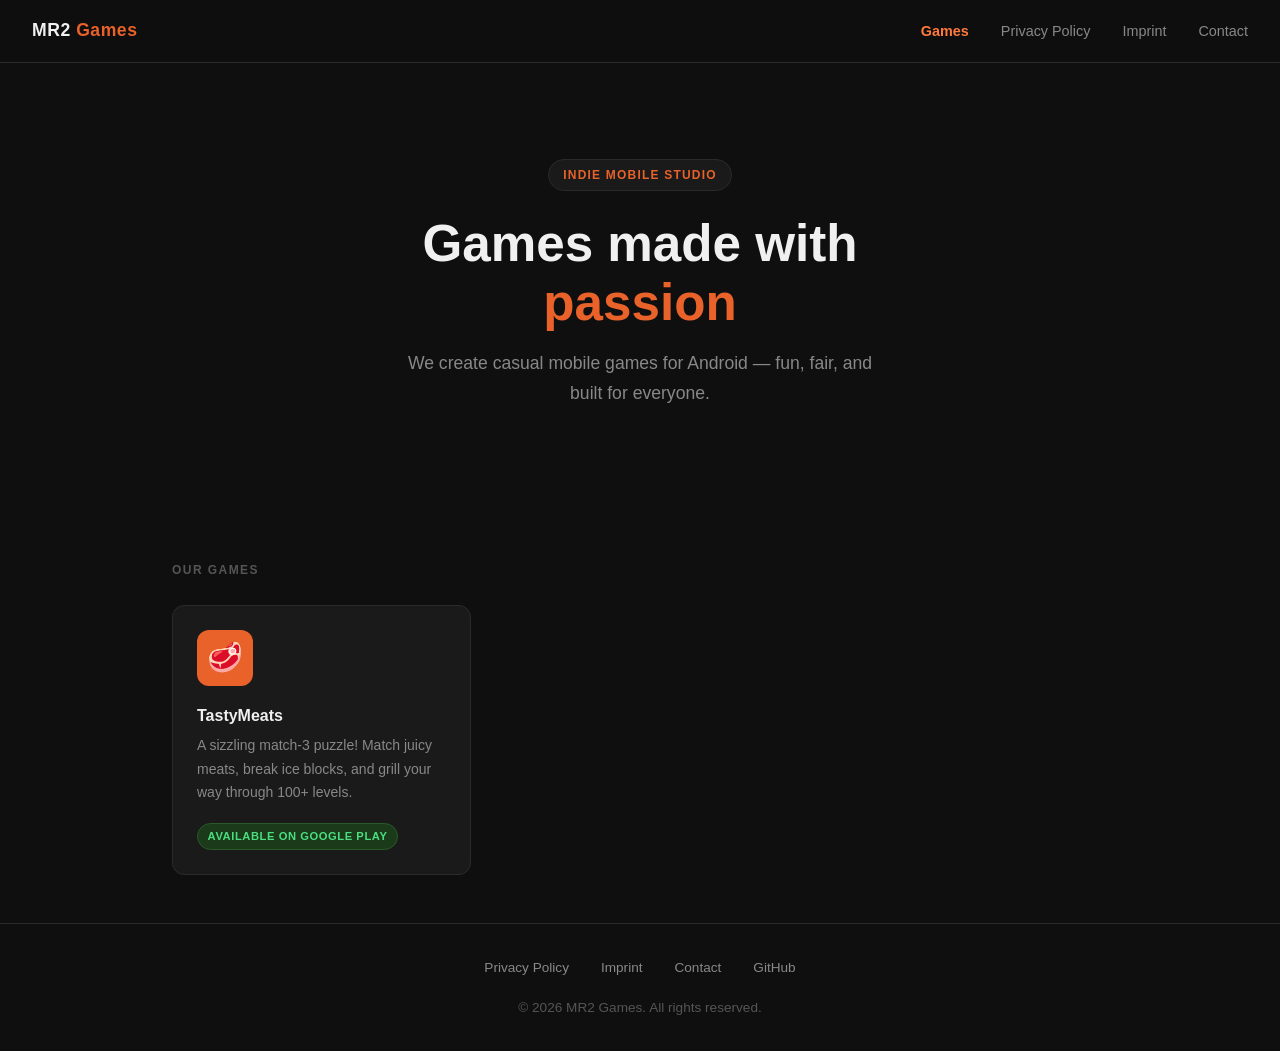
<file: index.html>
<!DOCTYPE html>
<html lang="en">
<head>
  <meta charset="UTF-8">
  <meta name="viewport" content="width=device-width, initial-scale=1.0">
  <title>MR2 Games – Mobile Games Studio</title>
  <meta name="description" content="MR2 Games – Indie mobile games for Android. Casual, fun, and engaging games for everyone.">
  <link rel="stylesheet" href="style.css">
</head>
<body>

  <nav>
    <div class="nav-brand">MR2 <span>Games</span></div>
    <ul>
      <li><a href="#games" class="nav-active" aria-current="page">Games</a></li>
      <li><a href="privacy-policy.html">Privacy Policy</a></li>
      <li><a href="imprint.html">Imprint</a></li>
      <li><a href="mailto:mr2games.mobile@gmail.com">Contact</a></li>
    </ul>
  </nav>

  <section class="hero">
    <div class="hero-badge">Indie Mobile Studio</div>
    <h1>Games made with <span>passion</span></h1>
    <p>We create casual mobile games for Android — fun, fair, and built for everyone.</p>
  </section>

  <section class="section" id="games">
    <div class="section-title">Our Games</div>
    <div class="games-grid">

      <div class="game-card">
        <div class="game-card-icon">🥩</div>
        <h3>TastyMeats</h3>
        <p>A sizzling match-3 puzzle! Match juicy meats, break ice blocks, and grill your way through 100+ levels.</p>
        <span class="badge badge-live">Available on Google Play</span>
      </div>

      <!-- Add future games here -->

    </div>
  </section>

  <footer>
    <div class="footer-links">
      <a href="privacy-policy.html">Privacy Policy</a>
      <a href="imprint.html">Imprint</a>
      <a href="mailto:mr2games.mobile@gmail.com">Contact</a>
      <a href="https://github.com/MR2-Games" target="_blank">GitHub</a>
    </div>
    <p>&copy; 2026 MR2 Games. All rights reserved.</p>
  </footer>

</body>
</html>
</file>
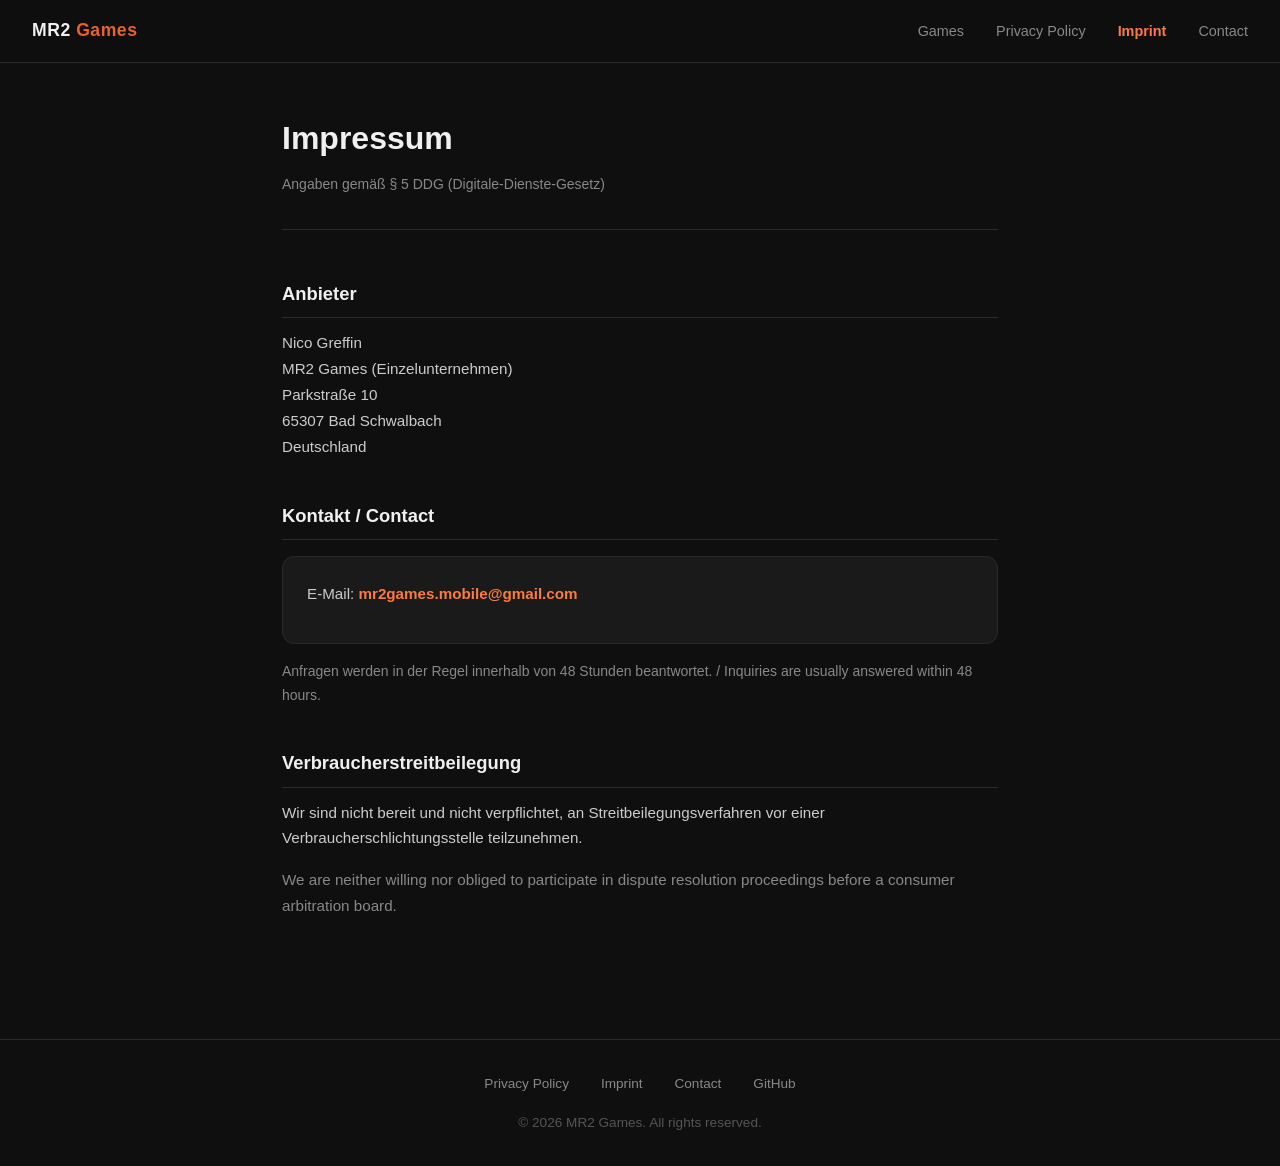
<file: imprint.html>
<!DOCTYPE html>
<html lang="de">
<head>
  <meta charset="UTF-8">
  <meta name="viewport" content="width=device-width, initial-scale=1.0">
  <title>Impressum – MR2 Games</title>
  <meta name="description" content="Impressum / Legal Notice for MR2 Games.">
  <!-- Impressum bleibt ueber die Navigation erreichbar (§ 5 DDG erfuellt),
       soll aber nicht in Suchmaschinen-Treffern auftauchen. -->
  <meta name="robots" content="noindex, follow">
  <link rel="stylesheet" href="style.css">
</head>
<body>

  <nav>
    <div class="nav-brand">MR2 <span>Games</span></div>
    <ul>
      <li><a href="index.html#games">Games</a></li>
      <li><a href="privacy-policy.html">Privacy Policy</a></li>
      <li><a href="imprint.html" class="nav-active" aria-current="page">Imprint</a></li>
      <li><a href="mailto:mr2games.mobile@gmail.com">Contact</a></li>
    </ul>
  </nav>

  <div class="policy-container">

    <div class="policy-header">
      <h1>Impressum</h1>
      <p class="policy-meta">
        Angaben gemäß § 5 DDG (Digitale-Dienste-Gesetz)
      </p>
    </div>

    <div class="policy-section">
      <h2>Anbieter</h2>
      <p>
        Nico Greffin<br>
        MR2 Games (Einzelunternehmen)<br>
        Parkstraße 10<br>
        65307 Bad Schwalbach<br>
        Deutschland
      </p>
    </div>

    <div class="policy-section">
      <h2>Kontakt / Contact</h2>
      <div class="contact-box">
        <p>E-Mail: <a href="mailto:mr2games.mobile@gmail.com">mr2games.mobile@gmail.com</a></p>
      </div>
      <p style="margin-top:1rem; color: var(--text-muted); font-size:.875rem;">
        Anfragen werden in der Regel innerhalb von 48 Stunden beantwortet. /
        Inquiries are usually answered within 48 hours.
      </p>
    </div>

    <div class="policy-section">
      <h2>Verbraucherstreitbeilegung</h2>
      <p>
        Wir sind nicht bereit und nicht verpflichtet, an Streitbeilegungsverfahren
        vor einer Verbraucherschlichtungsstelle teilzunehmen.
      </p>
      <p style="margin-top:1rem; color: var(--text-muted); font-size:.95rem;">
        We are neither willing nor obliged to participate in dispute resolution
        proceedings before a consumer arbitration board.
      </p>
    </div>

  </div><!-- /policy-container -->

  <footer>
    <div class="footer-links">
      <a href="privacy-policy.html">Privacy Policy</a>
      <a href="imprint.html">Imprint</a>
      <a href="mailto:mr2games.mobile@gmail.com">Contact</a>
      <a href="https://github.com/MR2-Games" target="_blank" rel="noopener">GitHub</a>
    </div>
    <p>&copy; 2026 MR2 Games. All rights reserved.</p>
  </footer>

</body>
</html>
</file>
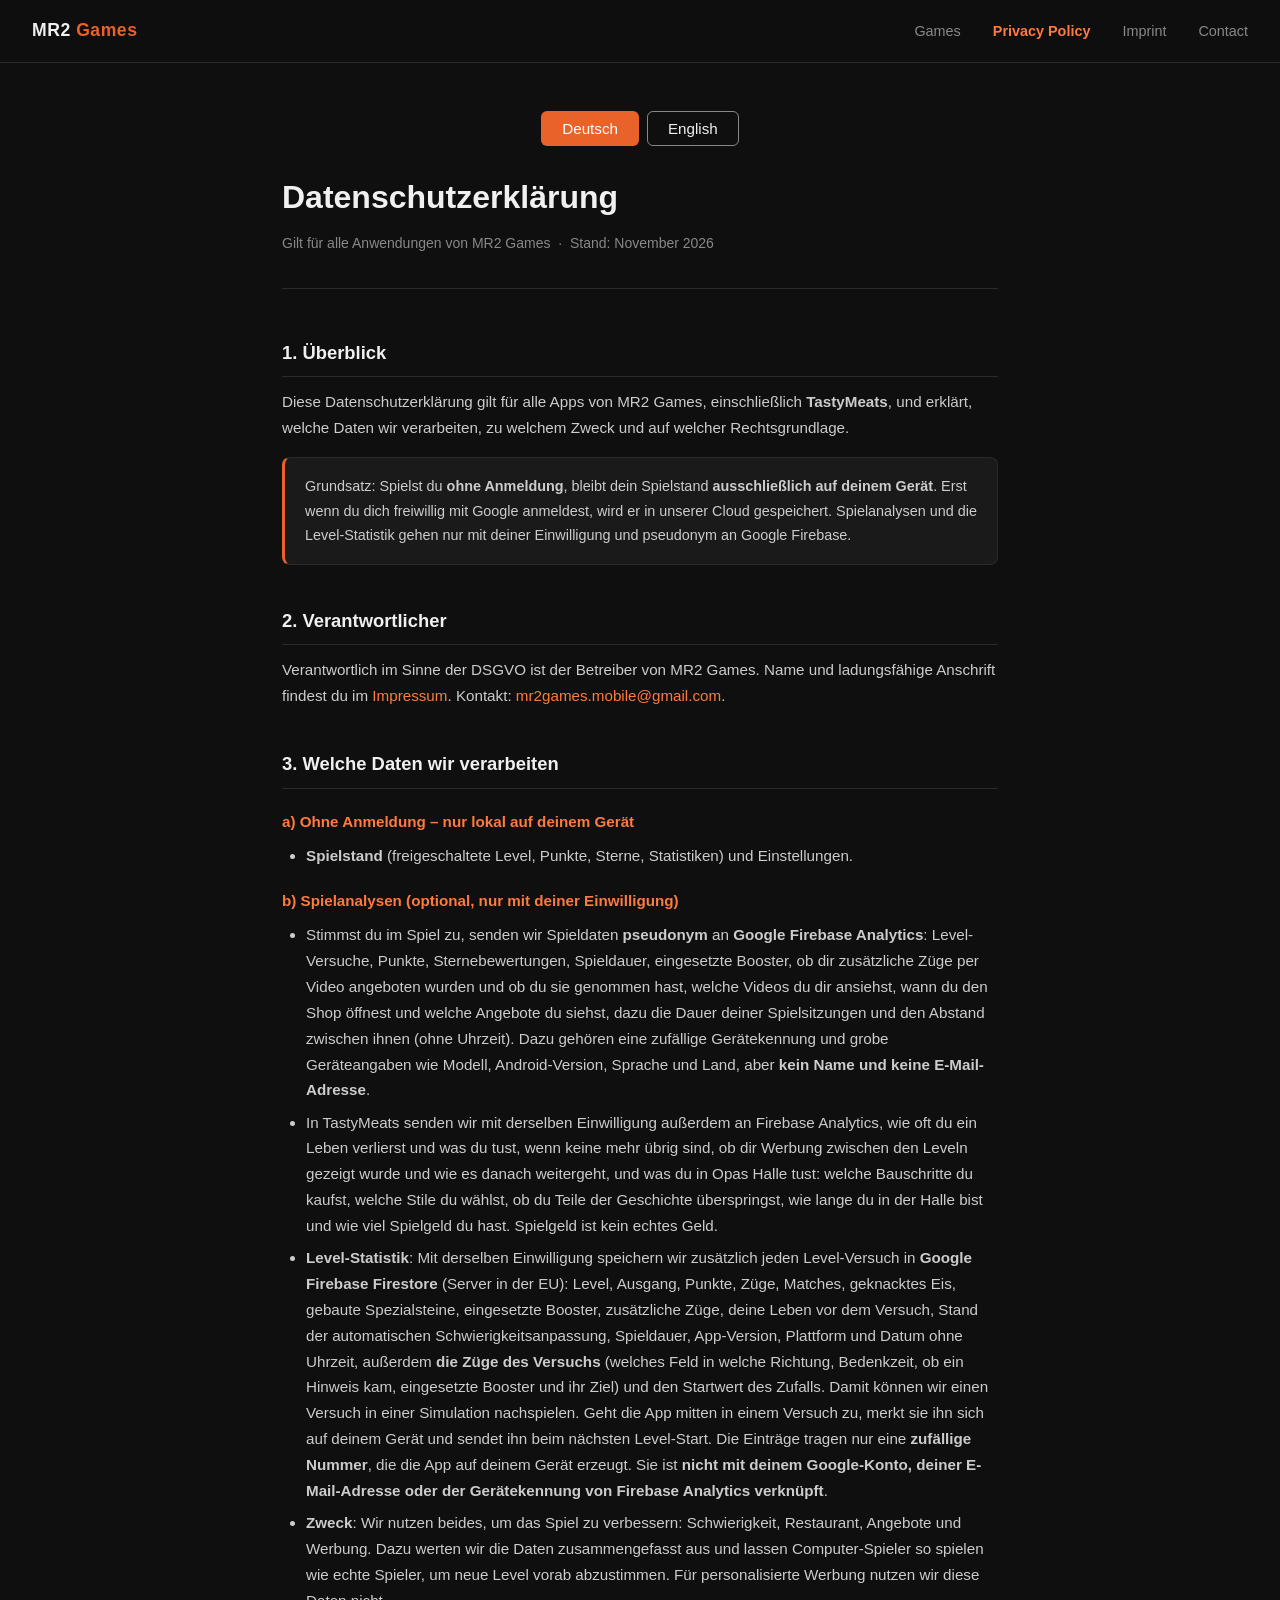
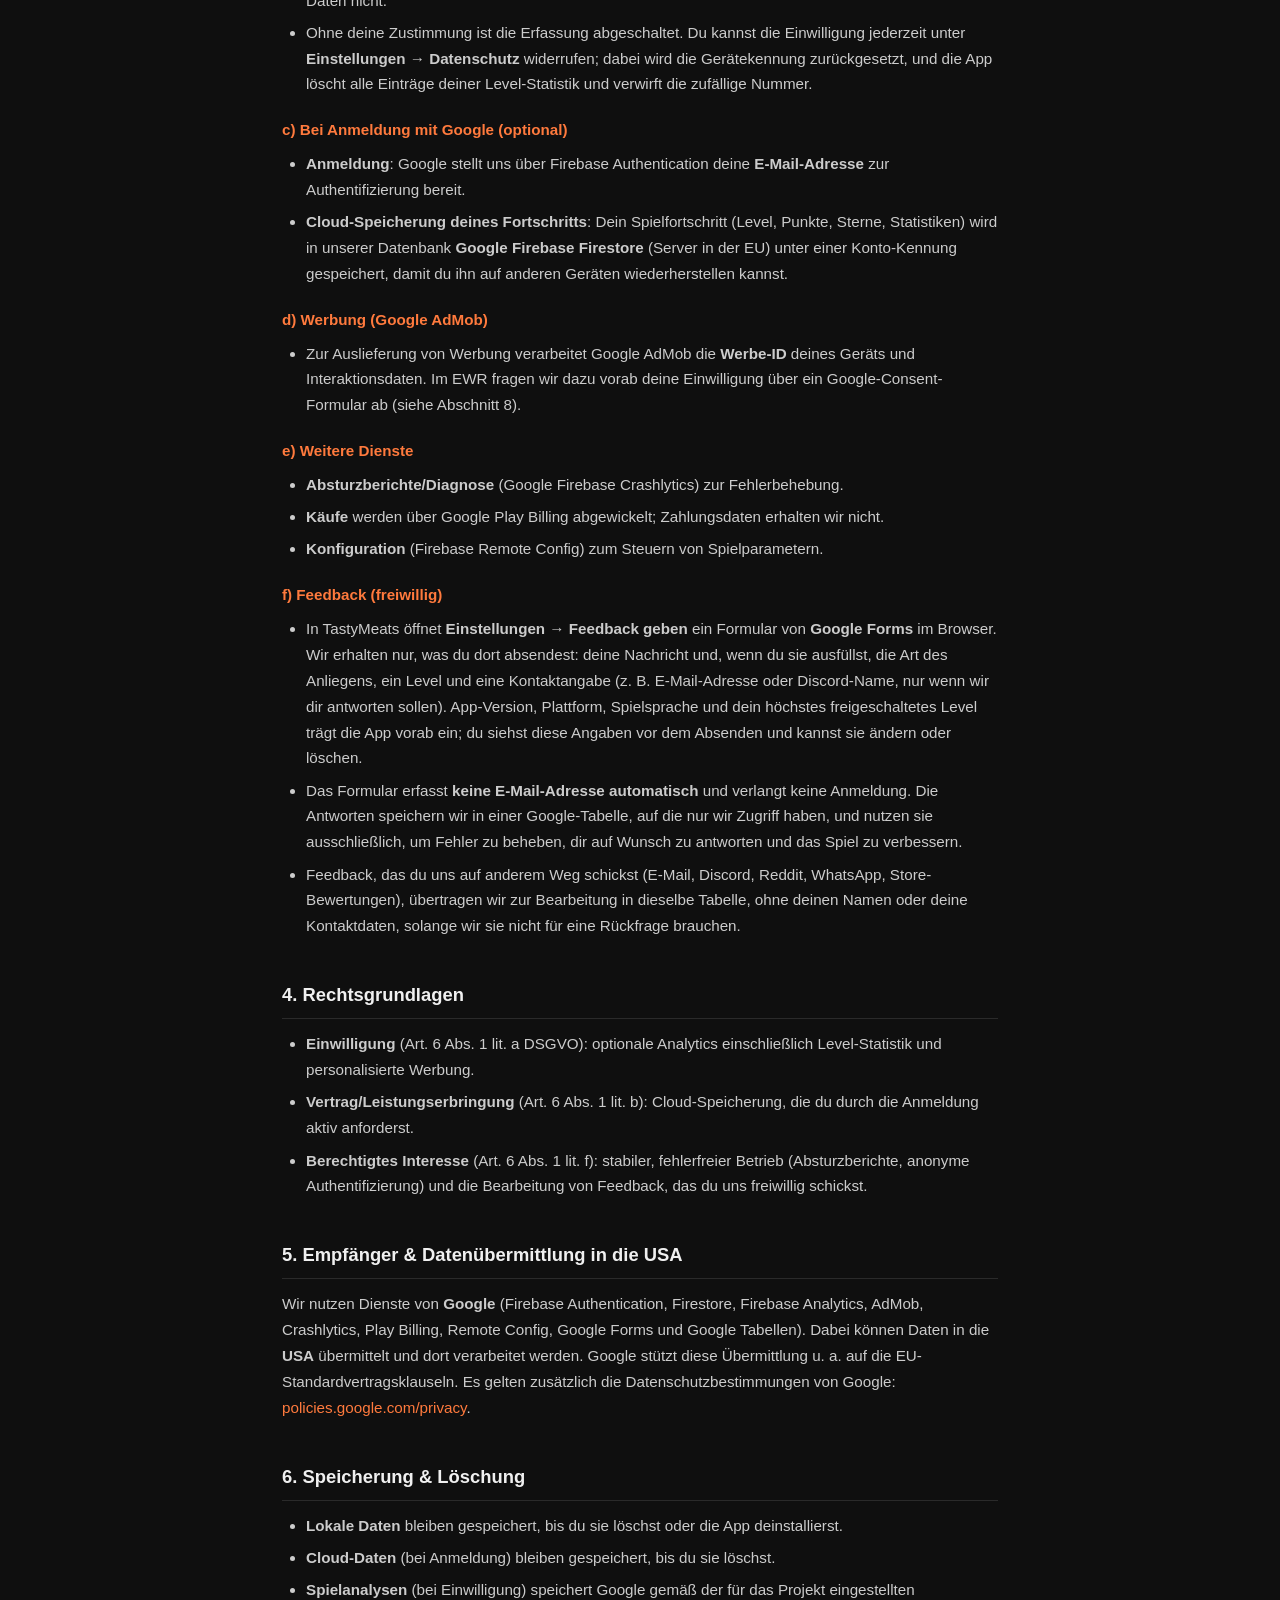
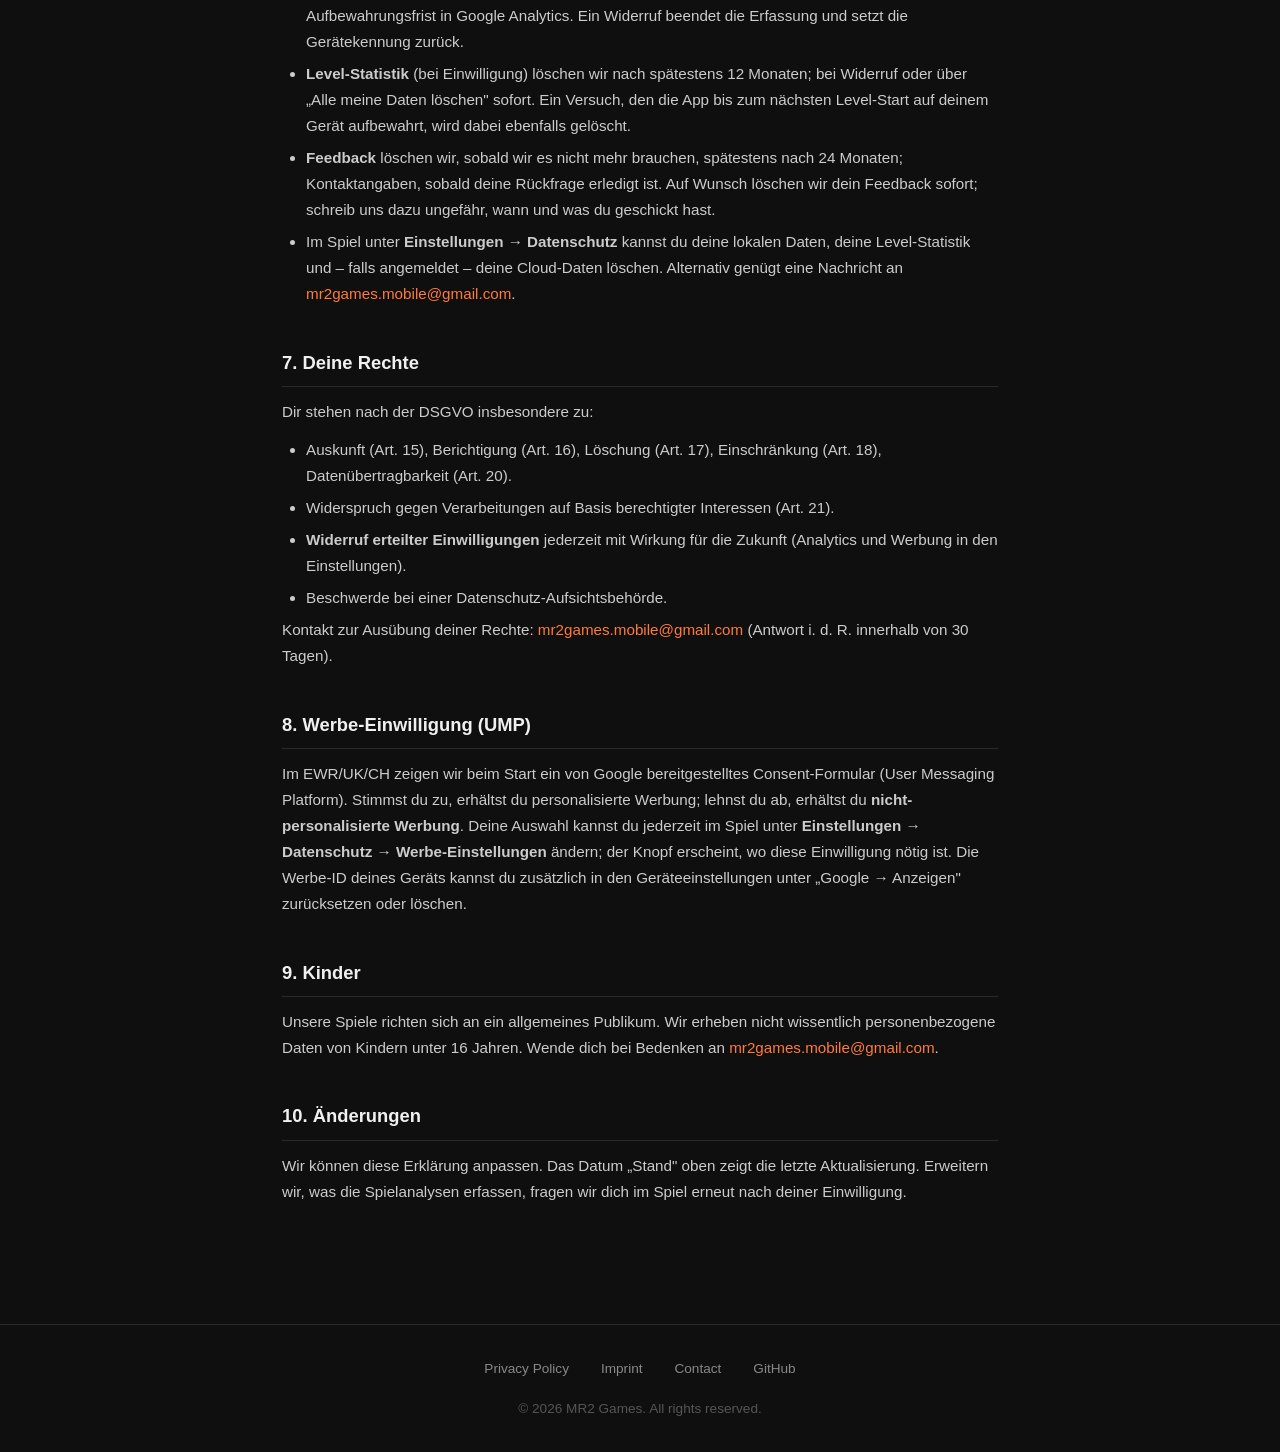
<file: privacy-policy.html>
<!DOCTYPE html>
<html lang="de">
<head>
  <meta charset="UTF-8">
  <meta name="viewport" content="width=device-width, initial-scale=1.0">
  <title>Datenschutzerklärung / Privacy Policy – MR2 Games</title>
  <meta name="description" content="Datenschutzerklärung / Privacy Policy for all MR2 Games mobile applications.">
  <link rel="stylesheet" href="style.css">
  <style>
    .lang-toggle { display:flex; gap:.5rem; justify-content:center; margin:0 0 1.5rem; }
    .lang-toggle button {
      padding:.5rem 1.25rem; cursor:pointer; border:1px solid var(--text-muted, #888);
      background:transparent; color:inherit; border-radius:6px; font-size:.95rem;
    }
    .lang-toggle button.active { background:var(--accent, #4a90d9); color:#fff; border-color:transparent; }
  </style>
</head>
<body>

  <nav>
    <div class="nav-brand">MR2 <span>Games</span></div>
    <ul>
      <li><a href="index.html#games">Games</a></li>
      <li><a href="privacy-policy.html" class="nav-active" aria-current="page">Privacy Policy</a></li>
      <li><a href="imprint.html">Imprint</a></li>
      <li><a href="mailto:mr2games.mobile@gmail.com">Contact</a></li>
    </ul>
  </nav>

  <div class="policy-container">

    <div class="lang-toggle">
      <button id="btn-de" type="button" onclick="setLang('de')">Deutsch</button>
      <button id="btn-en" type="button" onclick="setLang('en')">English</button>
    </div>

    <!-- ================= DEUTSCH ================= -->
    <div id="policy-de" lang="de">

      <div class="policy-header">
        <h1>Datenschutzerklärung</h1>
        <p class="policy-meta">
          Gilt für alle Anwendungen von MR2 Games &nbsp;·&nbsp; Stand: November 2026
        </p>
      </div>

      <div class="policy-section" id="de-ueberblick">
        <h2>1. Überblick</h2>
        <p>
          Diese Datenschutzerklärung gilt für alle Apps von MR2 Games, einschließlich
          <strong>TastyMeats</strong>, und erklärt, welche Daten wir verarbeiten, zu welchem
          Zweck und auf welcher Rechtsgrundlage.
        </p>
        <div class="highlight-box">
          Grundsatz: Spielst du <strong>ohne Anmeldung</strong>, bleibt dein Spielstand
          <strong>ausschließlich auf deinem Gerät</strong>. Erst wenn du dich freiwillig
          mit Google anmeldest, wird er in unserer Cloud gespeichert. Spielanalysen und
          die Level-Statistik gehen nur mit deiner Einwilligung und pseudonym an Google Firebase.
        </div>
      </div>

      <div class="policy-section" id="de-verantwortlicher">
        <h2>2. Verantwortlicher</h2>
        <p>
          Verantwortlich im Sinne der DSGVO ist der Betreiber von MR2 Games.
          Name und ladungsfähige Anschrift findest du im
          <a href="imprint.html">Impressum</a>. Kontakt:
          <a href="mailto:mr2games.mobile@gmail.com">mr2games.mobile@gmail.com</a>.
        </p>
      </div>

      <div class="policy-section" id="de-daten">
        <h2>3. Welche Daten wir verarbeiten</h2>

        <h3>a) Ohne Anmeldung – nur lokal auf deinem Gerät</h3>
        <ul>
          <li><strong>Spielstand</strong> (freigeschaltete Level, Punkte, Sterne, Statistiken) und Einstellungen.</li>
        </ul>

        <h3>b) Spielanalysen (optional, nur mit deiner Einwilligung)</h3>
        <ul>
          <li>Stimmst du im Spiel zu, senden wir Spieldaten <strong>pseudonym</strong> an <strong>Google Firebase Analytics</strong>: Level-Versuche, Punkte, Sternebewertungen, Spieldauer, eingesetzte Booster, ob dir zusätzliche Züge per Video angeboten wurden und ob du sie genommen hast, welche Videos du dir ansiehst, wann du den Shop öffnest und welche Angebote du siehst, dazu die Dauer deiner Spielsitzungen und den Abstand zwischen ihnen (ohne Uhrzeit). Dazu gehören eine zufällige Gerätekennung und grobe Geräteangaben wie Modell, Android-Version, Sprache und Land, aber <strong>kein Name und keine E-Mail-Adresse</strong>.</li>
          <li>In TastyMeats senden wir mit derselben Einwilligung außerdem an Firebase Analytics, wie oft du ein Leben verlierst und was du tust, wenn keine mehr übrig sind, ob dir Werbung zwischen den Leveln gezeigt wurde und wie es danach weitergeht, und was du in Opas Halle tust: welche Bauschritte du kaufst, welche Stile du wählst, ob du Teile der Geschichte überspringst, wie lange du in der Halle bist und wie viel Spielgeld du hast. Spielgeld ist kein echtes Geld.</li>
          <li><strong>Level-Statistik</strong>: Mit derselben Einwilligung speichern wir zusätzlich jeden Level-Versuch in <strong>Google Firebase Firestore</strong> (Server in der EU): Level, Ausgang, Punkte, Züge, Matches, geknacktes Eis, gebaute Spezialsteine, eingesetzte Booster, zusätzliche Züge, deine Leben vor dem Versuch, Stand der automatischen Schwierigkeitsanpassung, Spieldauer, App-Version, Plattform und Datum ohne Uhrzeit, außerdem <strong>die Züge des Versuchs</strong> (welches Feld in welche Richtung, Bedenkzeit, ob ein Hinweis kam, eingesetzte Booster und ihr Ziel) und den Startwert des Zufalls. Damit können wir einen Versuch in einer Simulation nachspielen. Geht die App mitten in einem Versuch zu, merkt sie ihn sich auf deinem Gerät und sendet ihn beim nächsten Level-Start. Die Einträge tragen nur eine <strong>zufällige Nummer</strong>, die die App auf deinem Gerät erzeugt. Sie ist <strong>nicht mit deinem Google-Konto, deiner E-Mail-Adresse oder der Gerätekennung von Firebase Analytics verknüpft</strong>.</li>
          <li><strong>Zweck</strong>: Wir nutzen beides, um das Spiel zu verbessern: Schwierigkeit, Restaurant, Angebote und Werbung. Dazu werten wir die Daten zusammengefasst aus und lassen Computer-Spieler so spielen wie echte Spieler, um neue Level vorab abzustimmen. Für personalisierte Werbung nutzen wir diese Daten nicht.</li>
          <li>Ohne deine Zustimmung ist die Erfassung abgeschaltet. Du kannst die Einwilligung jederzeit unter <strong>Einstellungen → Datenschutz</strong> widerrufen; dabei wird die Gerätekennung zurückgesetzt, und die App löscht alle Einträge deiner Level-Statistik und verwirft die zufällige Nummer.</li>
        </ul>

        <h3>c) Bei Anmeldung mit Google (optional)</h3>
        <ul>
          <li><strong>Anmeldung</strong>: Google stellt uns über Firebase Authentication deine <strong>E-Mail-Adresse</strong> zur Authentifizierung bereit.</li>
          <li><strong>Cloud-Speicherung deines Fortschritts</strong>: Dein Spielfortschritt (Level, Punkte, Sterne, Statistiken) wird in unserer Datenbank <strong>Google Firebase Firestore</strong> (Server in der EU) unter einer Konto-Kennung gespeichert, damit du ihn auf anderen Geräten wiederherstellen kannst.</li>
        </ul>

        <h3>d) Werbung (Google AdMob)</h3>
        <ul>
          <li>Zur Auslieferung von Werbung verarbeitet Google AdMob die <strong>Werbe-ID</strong> deines Geräts und Interaktionsdaten. Im EWR fragen wir dazu vorab deine Einwilligung über ein Google-Consent-Formular ab (siehe Abschnitt 8).</li>
        </ul>

        <h3>e) Weitere Dienste</h3>
        <ul>
          <li><strong>Absturzberichte/Diagnose</strong> (Google Firebase Crashlytics) zur Fehlerbehebung.</li>
          <li><strong>Käufe</strong> werden über Google Play Billing abgewickelt; Zahlungsdaten erhalten wir nicht.</li>
          <li><strong>Konfiguration</strong> (Firebase Remote Config) zum Steuern von Spielparametern.</li>
        </ul>

        <h3>f) Feedback (freiwillig)</h3>
        <ul>
          <li>In TastyMeats öffnet <strong>Einstellungen → Feedback geben</strong> ein Formular von <strong>Google Forms</strong> im Browser. Wir erhalten nur, was du dort absendest: deine Nachricht und, wenn du sie ausfüllst, die Art des Anliegens, ein Level und eine Kontaktangabe (z. B. E-Mail-Adresse oder Discord-Name, nur wenn wir dir antworten sollen). App-Version, Plattform, Spielsprache und dein höchstes freigeschaltetes Level trägt die App vorab ein; du siehst diese Angaben vor dem Absenden und kannst sie ändern oder löschen.</li>
          <li>Das Formular erfasst <strong>keine E-Mail-Adresse automatisch</strong> und verlangt keine Anmeldung. Die Antworten speichern wir in einer Google-Tabelle, auf die nur wir Zugriff haben, und nutzen sie ausschließlich, um Fehler zu beheben, dir auf Wunsch zu antworten und das Spiel zu verbessern.</li>
          <li>Feedback, das du uns auf anderem Weg schickst (E-Mail, Discord, Reddit, WhatsApp, Store-Bewertungen), übertragen wir zur Bearbeitung in dieselbe Tabelle, ohne deinen Namen oder deine Kontaktdaten, solange wir sie nicht für eine Rückfrage brauchen.</li>
        </ul>
      </div>

      <div class="policy-section" id="de-rechtsgrundlagen">
        <h2>4. Rechtsgrundlagen</h2>
        <ul>
          <li><strong>Einwilligung</strong> (Art. 6 Abs. 1 lit. a DSGVO): optionale Analytics einschließlich Level-Statistik und personalisierte Werbung.</li>
          <li><strong>Vertrag/Leistungserbringung</strong> (Art. 6 Abs. 1 lit. b): Cloud-Speicherung, die du durch die Anmeldung aktiv anforderst.</li>
          <li><strong>Berechtigtes Interesse</strong> (Art. 6 Abs. 1 lit. f): stabiler, fehlerfreier Betrieb (Absturzberichte, anonyme Authentifizierung) und die Bearbeitung von Feedback, das du uns freiwillig schickst.</li>
        </ul>
      </div>

      <div class="policy-section" id="de-empfaenger">
        <h2>5. Empfänger &amp; Datenübermittlung in die USA</h2>
        <p>
          Wir nutzen Dienste von <strong>Google</strong> (Firebase Authentication, Firestore,
          Firebase Analytics, AdMob, Crashlytics, Play Billing, Remote Config, Google Forms und
          Google Tabellen). Dabei können Daten in die
          <strong>USA</strong> übermittelt und dort verarbeitet werden. Google stützt diese
          Übermittlung u. a. auf die EU-Standardvertragsklauseln. Es gelten zusätzlich die
          Datenschutzbestimmungen von Google:
          <a href="https://policies.google.com/privacy" target="_blank" rel="noopener">policies.google.com/privacy</a>.
        </p>
      </div>

      <div class="policy-section" id="de-speicherung">
        <h2>6. Speicherung &amp; Löschung</h2>
        <ul>
          <li><strong>Lokale Daten</strong> bleiben gespeichert, bis du sie löschst oder die App deinstallierst.</li>
          <li><strong>Cloud-Daten</strong> (bei Anmeldung) bleiben gespeichert, bis du sie löschst.</li>
          <li><strong>Spielanalysen</strong> (bei Einwilligung) speichert Google gemäß der für das Projekt eingestellten Aufbewahrungsfrist in Google Analytics. Ein Widerruf beendet die Erfassung und setzt die Gerätekennung zurück.</li>
          <li><strong>Level-Statistik</strong> (bei Einwilligung) löschen wir nach spätestens 12 Monaten; bei Widerruf oder über „Alle meine Daten löschen" sofort. Ein Versuch, den die App bis zum nächsten Level-Start auf deinem Gerät aufbewahrt, wird dabei ebenfalls gelöscht.</li>
          <li><strong>Feedback</strong> löschen wir, sobald wir es nicht mehr brauchen, spätestens nach 24 Monaten; Kontaktangaben, sobald deine Rückfrage erledigt ist. Auf Wunsch löschen wir dein Feedback sofort; schreib uns dazu ungefähr, wann und was du geschickt hast.</li>
          <li>Im Spiel unter <strong>Einstellungen → Datenschutz</strong> kannst du deine lokalen Daten, deine Level-Statistik und – falls angemeldet – deine Cloud-Daten löschen. Alternativ genügt eine Nachricht an
            <a href="mailto:mr2games.mobile@gmail.com">mr2games.mobile@gmail.com</a>.</li>
        </ul>
      </div>

      <div class="policy-section" id="de-rechte">
        <h2>7. Deine Rechte</h2>
        <p>Dir stehen nach der DSGVO insbesondere zu:</p>
        <ul>
          <li>Auskunft (Art. 15), Berichtigung (Art. 16), Löschung (Art. 17), Einschränkung (Art. 18), Datenübertragbarkeit (Art. 20).</li>
          <li>Widerspruch gegen Verarbeitungen auf Basis berechtigter Interessen (Art. 21).</li>
          <li><strong>Widerruf erteilter Einwilligungen</strong> jederzeit mit Wirkung für die Zukunft (Analytics und Werbung in den Einstellungen).</li>
          <li>Beschwerde bei einer Datenschutz-Aufsichtsbehörde.</li>
        </ul>
        <p>
          Kontakt zur Ausübung deiner Rechte:
          <a href="mailto:mr2games.mobile@gmail.com">mr2games.mobile@gmail.com</a>
          (Antwort i. d. R. innerhalb von 30 Tagen).
        </p>
      </div>

      <div class="policy-section" id="de-werbung">
        <h2>8. Werbe-Einwilligung (UMP)</h2>
        <p>
          Im EWR/UK/CH zeigen wir beim Start ein von Google bereitgestelltes
          Consent-Formular (User Messaging Platform). Stimmst du zu, erhältst du
          personalisierte Werbung; lehnst du ab, erhältst du
          <strong>nicht-personalisierte Werbung</strong>. Deine Auswahl kannst du jederzeit
          im Spiel unter <strong>Einstellungen → Datenschutz → Werbe-Einstellungen</strong>
          ändern; der Knopf erscheint, wo diese Einwilligung nötig ist. Die Werbe-ID deines
          Geräts kannst du zusätzlich in den Geräteeinstellungen unter „Google → Anzeigen"
          zurücksetzen oder löschen.
        </p>
      </div>

      <div class="policy-section" id="de-kinder">
        <h2>9. Kinder</h2>
        <p>
          Unsere Spiele richten sich an ein allgemeines Publikum. Wir erheben nicht
          wissentlich personenbezogene Daten von Kindern unter 16 Jahren. Wende dich bei
          Bedenken an <a href="mailto:mr2games.mobile@gmail.com">mr2games.mobile@gmail.com</a>.
        </p>
      </div>

      <div class="policy-section" id="de-aenderungen">
        <h2>10. Änderungen</h2>
        <p>
          Wir können diese Erklärung anpassen. Das Datum „Stand" oben zeigt die letzte
          Aktualisierung. Erweitern wir, was die Spielanalysen erfassen, fragen wir dich im
          Spiel erneut nach deiner Einwilligung.
        </p>
      </div>

    </div><!-- /policy-de -->

    <!-- ================= ENGLISH ================= -->
    <div id="policy-en" lang="en">

      <div class="policy-header">
        <h1>Privacy Policy</h1>
        <p class="policy-meta">
          Applies to all MR2 Games applications &nbsp;·&nbsp; Last updated: November 2026
        </p>
      </div>

      <div class="policy-section" id="en-overview">
        <h2>1. Overview</h2>
        <p>
          This Privacy Policy applies to all MR2 Games apps, including
          <strong>TastyMeats</strong>, and explains what data we process, why, and on what
          legal basis.
        </p>
        <div class="highlight-box">
          Principle: if you play <strong>without signing in</strong>, your game progress
          stays <strong>only on your device</strong>. It is stored in our cloud only once you
          voluntarily sign in with Google. Gameplay analytics and level statistics are sent
          to Google Firebase only with your consent and pseudonymously.
        </div>
      </div>

      <div class="policy-section" id="en-controller">
        <h2>2. Data Controller</h2>
        <p>
          The controller under the GDPR is the operator of MR2 Games. Name and postal
          address are listed in the <a href="imprint.html">Imprint</a>. Contact:
          <a href="mailto:mr2games.mobile@gmail.com">mr2games.mobile@gmail.com</a>.
        </p>
      </div>

      <div class="policy-section" id="en-data">
        <h2>3. What Data We Process</h2>

        <h3>a) Without signing in — local on your device only</h3>
        <ul>
          <li><strong>Game progress</strong> (unlocked levels, scores, stars, statistics) and settings.</li>
        </ul>

        <h3>b) Gameplay analytics (optional, only with your consent)</h3>
        <ul>
          <li>If you agree in the game, we send gameplay data <strong>pseudonymously</strong> to <strong>Google Firebase Analytics</strong>: level attempts, scores, star ratings, play time, boosters used, whether you were offered extra moves for a video and whether you took them, which videos you watch, when you open the shop and which offers you see, plus the length of your play sessions and the time between them (no time of day). This includes a random device identifier and basic device information such as model, Android version, language and country, but <strong>no name and no email address</strong>.</li>
          <li>In TastyMeats, with the same consent, we also send to Firebase Analytics how often you lose a life and what you do when none are left, whether an ad was shown between levels and what you do next, and what you do in Grandpa's hall: which building steps you buy, which styles you choose, whether you skip parts of the story, how long you stay in the hall and how much play money you have. Play money is not real money.</li>
          <li><strong>Level statistics</strong>: with the same consent we also store each level attempt in <strong>Google Firebase Firestore</strong> (servers in the EU): level, outcome, score, moves, matches, ice cracked, special pieces built, boosters used, extra moves, your lives before the attempt, state of the automatic difficulty adjustment, play time, app version, platform and date without time, as well as <strong>the moves of the attempt</strong> (which tile in which direction, thinking time, whether a hint was shown, boosters used and their target) and the random seed. This lets us replay an attempt in a simulation. If the app closes in the middle of an attempt, it keeps the attempt on your device and sends it at the next level start. The entries only carry a <strong>random number</strong> that the app creates on your device. It is <strong>not linked to your Google account, your email address or the Firebase Analytics device identifier</strong>.</li>
          <li><strong>Purpose</strong>: we use both to improve the game: difficulty, the restaurant, offers and ads. To do so we evaluate the data in aggregate and let computer players play like real players to tune new levels in advance. We do not use this data for personalised ads.</li>
          <li>Without your consent, collection is switched off. You can withdraw your consent at any time under <strong>Settings → Privacy</strong>; this also resets the device identifier, and the app deletes all entries of your level statistics and discards the random number.</li>
        </ul>

        <h3>c) When you sign in with Google (optional)</h3>
        <ul>
          <li><strong>Sign-in</strong>: via Firebase Authentication, Google provides your <strong>email address</strong> to authenticate you.</li>
          <li><strong>Cloud storage of your progress</strong>: your game progress (levels, scores, stars, statistics) is stored in our <strong>Google Firebase Firestore</strong> database (servers in the EU) under an account identifier, so it can be restored on other devices.</li>
        </ul>

        <h3>d) Advertising (Google AdMob)</h3>
        <ul>
          <li>To serve ads, Google AdMob processes your device's <strong>advertising ID</strong> and interaction data. In the EEA we ask for your consent first via a Google consent form (see section 8).</li>
        </ul>

        <h3>e) Other services</h3>
        <ul>
          <li><strong>Crash reports/diagnostics</strong> (Google Firebase Crashlytics) to fix problems.</li>
          <li><strong>Purchases</strong> are handled by Google Play Billing; we do not receive payment details.</li>
          <li><strong>Configuration</strong> (Firebase Remote Config) to control game parameters.</li>
        </ul>

        <h3>f) Feedback (voluntary)</h3>
        <ul>
          <li>In TastyMeats, <strong>Settings → Send feedback</strong> opens a <strong>Google Forms</strong> form in your browser. We only receive what you submit there: your message and, if you fill them in, the type of request, a level and contact details (e.g. email address or Discord name, only if you want us to reply). The app pre-fills app version, platform, game language and your highest unlocked level; you can see, change or delete these before submitting.</li>
          <li>The form does <strong>not collect email addresses automatically</strong> and does not require signing in. We store the responses in a Google spreadsheet that only we can access, and use them solely to fix bugs, reply to you if you ask us to, and improve the game.</li>
          <li>Feedback you send us in other ways (email, Discord, Reddit, WhatsApp, store reviews) is copied into the same spreadsheet for processing, without your name or contact details unless we need them to follow up.</li>
        </ul>
      </div>

      <div class="policy-section" id="en-legal-bases">
        <h2>4. Legal Bases</h2>
        <ul>
          <li><strong>Consent</strong> (Art. 6(1)(a) GDPR): optional analytics including level statistics, and personalised ads.</li>
          <li><strong>Contract / service</strong> (Art. 6(1)(b)): cloud storage that you actively request by signing in.</li>
          <li><strong>Legitimate interest</strong> (Art. 6(1)(f)): stable, error-free operation (crash reports, anonymous authentication) and handling feedback you voluntarily send us.</li>
        </ul>
      </div>

      <div class="policy-section" id="en-recipients">
        <h2>5. Recipients &amp; International Transfer (USA)</h2>
        <p>
          We use services from <strong>Google</strong> (Firebase Authentication, Firestore,
          Firebase Analytics, AdMob, Crashlytics, Play Billing, Remote Config, Google Forms and
          Google Sheets). Data may be transferred to and
          processed in the <strong>USA</strong>. Google relies on the EU Standard Contractual
          Clauses, among other safeguards. Google's privacy terms also apply:
          <a href="https://policies.google.com/privacy" target="_blank" rel="noopener">policies.google.com/privacy</a>.
        </p>
      </div>

      <div class="policy-section" id="en-retention">
        <h2>6. Storage &amp; Deletion</h2>
        <ul>
          <li><strong>Local data</strong> is kept until you delete it or uninstall the app.</li>
          <li><strong>Cloud data</strong> (if signed in) is kept until you delete it.</li>
          <li><strong>Gameplay analytics</strong> (if you consented) are kept by Google according to the retention period set for the project in Google Analytics. Withdrawing consent stops collection and resets the device identifier.</li>
          <li><strong>Level statistics</strong> (if you consented) are deleted after 12 months at the latest; immediately if you withdraw consent or use "Delete All My Data". An attempt the app keeps on your device until the next level start is deleted as well.</li>
          <li><strong>Feedback</strong> is deleted once we no longer need it, after 24 months at the latest; contact details as soon as your request has been dealt with. On request we delete your feedback right away; just tell us roughly when and what you sent.</li>
          <li>In-game under <strong>Settings → Privacy</strong> you can delete your local data, your level statistics and — if signed in — your cloud data. Alternatively, email
            <a href="mailto:mr2games.mobile@gmail.com">mr2games.mobile@gmail.com</a>.</li>
        </ul>
      </div>

      <div class="policy-section" id="en-rights">
        <h2>7. Your Rights</h2>
        <p>Under the GDPR you have, in particular:</p>
        <ul>
          <li>Access (Art. 15), rectification (Art. 16), erasure (Art. 17), restriction (Art. 18), portability (Art. 20).</li>
          <li>Objection to processing based on legitimate interests (Art. 21).</li>
          <li><strong>Withdrawal of consent</strong> at any time with future effect (analytics and ads in the settings).</li>
          <li>Right to lodge a complaint with a data protection supervisory authority.</li>
        </ul>
        <p>
          To exercise your rights, contact
          <a href="mailto:mr2games.mobile@gmail.com">mr2games.mobile@gmail.com</a>
          (we usually respond within 30 days).
        </p>
      </div>

      <div class="policy-section" id="en-ads-consent">
        <h2>8. Ad Consent (UMP)</h2>
        <p>
          In the EEA/UK/CH we show a Google-provided consent form (User Messaging Platform)
          at startup. If you consent, you receive personalised ads; if you decline, you
          receive <strong>non-personalised ads</strong>. You can change your choice at any
          time in the game under <strong>Settings → Privacy → Ad settings</strong>; the button
          appears wherever this consent is required. You can also reset or delete your
          device's advertising ID in your device settings under "Google → Ads".
        </p>
      </div>

      <div class="policy-section" id="en-children">
        <h2>9. Children</h2>
        <p>
          Our games are intended for a general audience. We do not knowingly collect
          personal data from children under 16. If you have concerns, contact
          <a href="mailto:mr2games.mobile@gmail.com">mr2games.mobile@gmail.com</a>.
        </p>
      </div>

      <div class="policy-section" id="en-changes">
        <h2>10. Changes</h2>
        <p>
          We may update this policy. The "Last updated" date above indicates the latest
          revision. If we extend what gameplay analytics collect, we ask for your consent
          again in the game.
        </p>
      </div>

    </div><!-- /policy-en -->

  </div><!-- /policy-container -->

  <footer>
    <div class="footer-links">
      <a href="privacy-policy.html">Privacy Policy</a>
      <a href="imprint.html">Imprint</a>
      <a href="mailto:mr2games.mobile@gmail.com">Contact</a>
      <a href="https://github.com/MR2-Games" target="_blank" rel="noopener">GitHub</a>
    </div>
    <p>&copy; 2026 MR2 Games. All rights reserved.</p>
  </footer>

  <script>
    function setLang(l) {
      document.getElementById('policy-de').style.display = (l === 'de') ? 'block' : 'none';
      document.getElementById('policy-en').style.display = (l === 'en') ? 'block' : 'none';
      document.getElementById('btn-de').classList.toggle('active', l === 'de');
      document.getElementById('btn-en').classList.toggle('active', l === 'en');
      try { localStorage.setItem('mr2_policy_lang', l); } catch (e) {}
    }
    document.addEventListener('DOMContentLoaded', function () {
      var saved = 'de';
      try { saved = localStorage.getItem('mr2_policy_lang') || 'de'; } catch (e) {}
      // Browser-Sprache als Default, falls noch keine Auswahl gespeichert ist.
      if (!saved && navigator.language && navigator.language.slice(0, 2) === 'en') saved = 'en';
      setLang(saved);
    });
  </script>

</body>
</html>
</file>
<file: style.css>
:root {
    --bg: #0f0f0f;
    --surface: #1a1a1a;
    --border: #2a2a2a;
    --accent: #e8622a;
    --accent-light: #ff7a3d;
    --text: #f0f0f0;
    --text-muted: #888;
    --text-subtle: #555;
}

* {
    box-sizing: border-box;
    margin: 0;
    padding: 0;
}

body {
    font-family: -apple-system, BlinkMacSystemFont, "Segoe UI", Roboto, sans-serif;
    background: var(--bg);
    color: var(--text);
    line-height: 1.7;
    min-height: 100vh;
}

a {
    color: var(--accent-light);
    text-decoration: none;
}
a:hover {
    text-decoration: underline;
}

/* ── NAV ── */
nav {
    display: flex;
    align-items: center;
    justify-content: space-between;
    padding: 1rem 2rem;
    border-bottom: 1px solid var(--border);
    position: sticky;
    top: 0;
    background: rgba(15, 15, 15, 0.95);
    backdrop-filter: blur(8px);
    z-index: 100;
}

.nav-brand {
    font-size: 1.1rem;
    font-weight: 700;
    color: var(--text);
    letter-spacing: 0.03em;
}

.nav-brand span {
    color: var(--accent);
}

nav ul {
    list-style: none;
    display: flex;
    gap: 2rem;
}

nav ul a {
    color: var(--text-muted);
    font-size: 0.9rem;
    transition: color 0.2s;
}

nav ul a:hover {
    color: var(--text);
    text-decoration: none;
}
nav ul a.nav-active {
    color: var(--accent-light);
    font-weight: 600;
}

/* ── HERO ── */
.hero {
    text-align: center;
    padding: 6rem 2rem 4rem;
    max-width: 700px;
    margin: 0 auto;
}

.hero-badge {
    display: inline-block;
    background: var(--surface);
    border: 1px solid var(--border);
    color: var(--accent);
    font-size: 0.75rem;
    font-weight: 600;
    letter-spacing: 0.1em;
    text-transform: uppercase;
    padding: 0.3rem 0.9rem;
    border-radius: 99px;
    margin-bottom: 1.5rem;
}

.hero h1 {
    font-size: clamp(2rem, 5vw, 3.2rem);
    font-weight: 800;
    line-height: 1.15;
    margin-bottom: 1rem;
}

.hero h1 span {
    color: var(--accent);
}

.hero p {
    color: var(--text-muted);
    font-size: 1.1rem;
    max-width: 500px;
    margin: 0 auto 2.5rem;
}

/* ── GAMES GRID ── */
.section {
    max-width: 1000px;
    margin: 0 auto;
    padding: 3rem 2rem;
}

.section-title {
    font-size: 0.75rem;
    font-weight: 700;
    letter-spacing: 0.12em;
    text-transform: uppercase;
    color: var(--text-subtle);
    margin-bottom: 1.5rem;
}

.games-grid {
    display: grid;
    grid-template-columns: repeat(auto-fill, minmax(260px, 1fr));
    gap: 1.25rem;
}

.game-card {
    background: var(--surface);
    border: 1px solid var(--border);
    border-radius: 12px;
    padding: 1.5rem;
    transition:
        border-color 0.2s,
        transform 0.2s;
}

.game-card:hover {
    border-color: var(--accent);
    transform: translateY(-2px);
}

.game-card-icon {
    width: 56px;
    height: 56px;
    border-radius: 12px;
    background: var(--accent);
    display: flex;
    align-items: center;
    justify-content: center;
    font-size: 1.8rem;
    margin-bottom: 1rem;
}

.game-card h3 {
    font-size: 1rem;
    font-weight: 700;
    margin-bottom: 0.3rem;
}
.game-card p {
    color: var(--text-muted);
    font-size: 0.875rem;
    margin-bottom: 1rem;
}

.badge {
    display: inline-block;
    font-size: 0.7rem;
    font-weight: 600;
    padding: 0.2rem 0.6rem;
    border-radius: 99px;
    text-transform: uppercase;
    letter-spacing: 0.05em;
}

.badge-live {
    background: #1a3a1a;
    color: #4ade80;
    border: 1px solid #2a5a2a;
}
.badge-soon {
    background: #2a2a1a;
    color: #fbbf24;
    border: 1px solid #4a4a1a;
}

/* ── FOOTER ── */
footer {
    border-top: 1px solid var(--border);
    padding: 2rem;
    text-align: center;
    color: var(--text-subtle);
    font-size: 0.85rem;
}

footer a {
    color: var(--text-muted);
}
footer .footer-links {
    display: flex;
    gap: 2rem;
    justify-content: center;
    margin-bottom: 1rem;
}

/* ── PRIVACY PAGE ── */
.policy-container {
    max-width: 780px;
    margin: 0 auto;
    padding: 3rem 2rem 5rem;
}

.policy-header {
    margin-bottom: 3rem;
    padding-bottom: 2rem;
    border-bottom: 1px solid var(--border);
}

.policy-header h1 {
    font-size: 2rem;
    font-weight: 800;
    margin-bottom: 0.5rem;
}
.policy-meta {
    color: var(--text-muted);
    font-size: 0.875rem;
}

.policy-section {
    margin-bottom: 2.5rem;
}
.policy-section h2 {
    font-size: 1.15rem;
    font-weight: 700;
    margin-bottom: 0.75rem;
    padding-bottom: 0.5rem;
    border-bottom: 1px solid var(--border);
    color: var(--text);
}

.policy-section h3 {
    font-size: 0.95rem;
    font-weight: 600;
    color: var(--accent-light);
    margin: 1.25rem 0 0.5rem;
}

.policy-section p {
    color: #ccc;
    margin-bottom: 0.75rem;
    font-size: 0.95rem;
}

.policy-section ul {
    padding-left: 1.5rem;
    color: #ccc;
    font-size: 0.95rem;
}

.policy-section ul li {
    margin-bottom: 0.4rem;
}

.highlight-box {
    background: var(--surface);
    border: 1px solid var(--border);
    border-left: 3px solid var(--accent);
    border-radius: 8px;
    padding: 1rem 1.25rem;
    margin: 1rem 0;
    font-size: 0.9rem;
    color: #ccc;
}

.contact-box {
    background: var(--surface);
    border: 1px solid var(--border);
    border-radius: 12px;
    padding: 1.5rem;
    margin-top: 1rem;
}

.contact-box a {
    font-weight: 600;
}

/* ── TOC ── */
.toc {
    background: var(--surface);
    border: 1px solid var(--border);
    border-radius: 12px;
    padding: 1.25rem 1.5rem;
    margin-bottom: 2.5rem;
}

.toc p {
    font-size: 0.8rem;
    font-weight: 700;
    letter-spacing: 0.1em;
    text-transform: uppercase;
    color: var(--text-subtle);
    margin-bottom: 0.75rem;
}
.toc ol {
    padding-left: 1.25rem;
}
.toc ol li {
    font-size: 0.9rem;
    color: var(--text-muted);
    margin-bottom: 0.3rem;
}
.toc ol li a {
    color: var(--text-muted);
}
.toc ol li a:hover {
    color: var(--accent-light);
}
</file>
